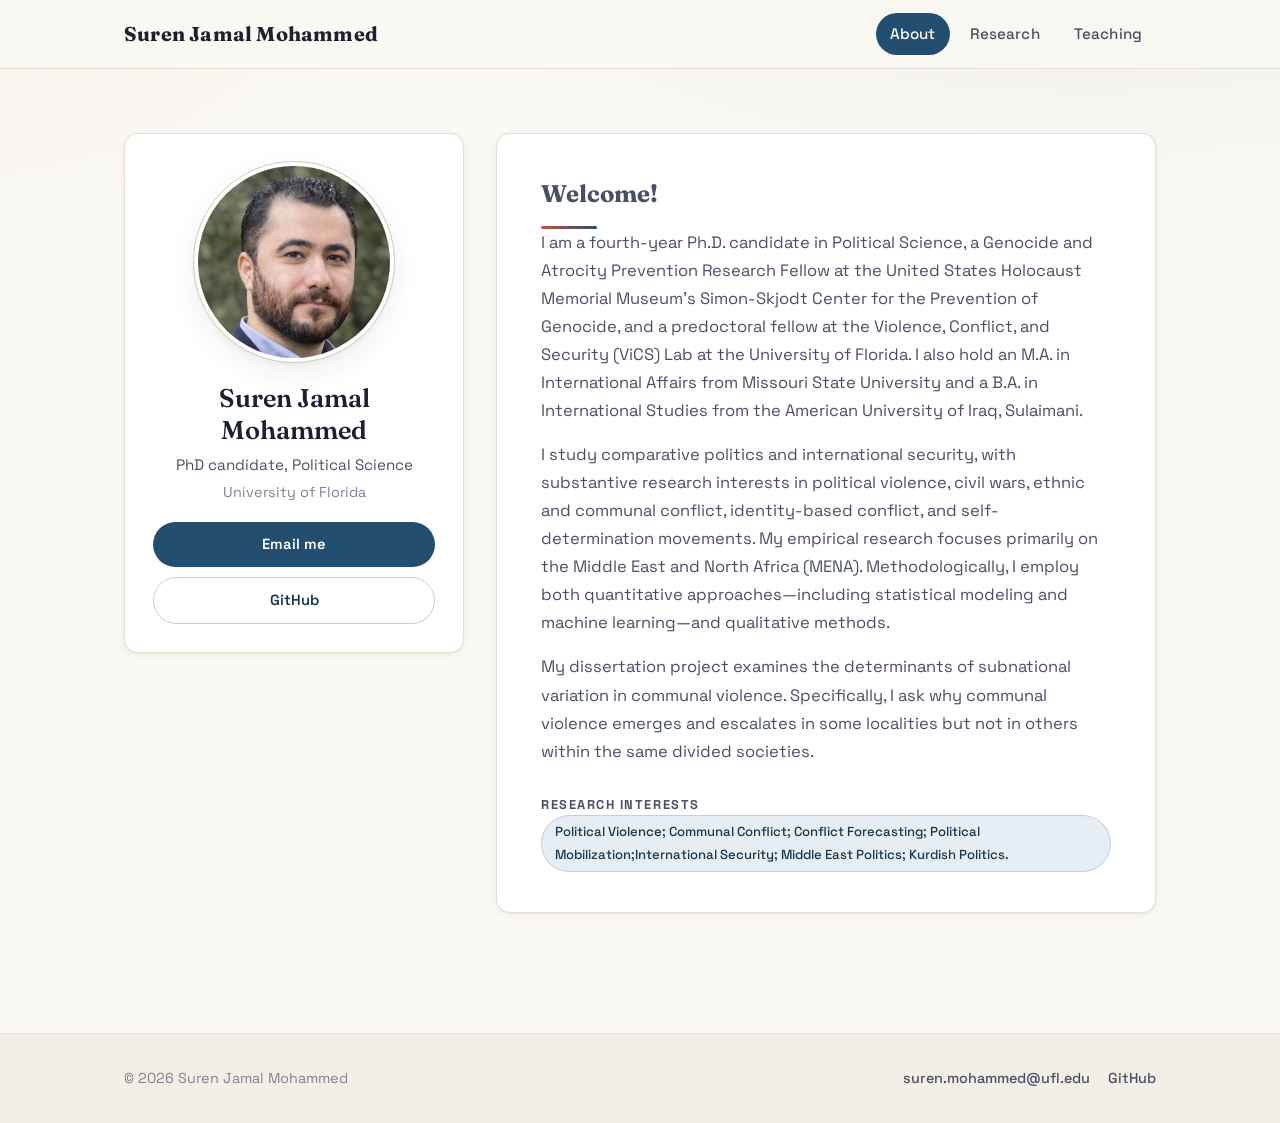
<file: index.html>
<!DOCTYPE html>
<html lang="en">
<head>
    <meta charset="UTF-8">
    <meta name="viewport" content="width=device-width, initial-scale=1.0">
    <meta name="description" content="Suren Jamal Mohammed — PhD student in Political Science at the University of Florida studying political violence, communal conflict, and conflict forecasting.">
    <meta property="og:title" content="Suren J. Mohammed | Political Science, University of Florida">
    <meta property="og:description" content="PhD student studying political violence, ethnic and communal conflict, and conflict forecasting, with a focus on the Middle East and North Africa.">
    <meta property="og:type" content="website">
    <meta property="og:image" content="suren-square.jpg">
    <title>Suren J. Mohammed | Political Science, University of Florida</title>
    <link rel="icon" href="favicon.svg" type="image/svg+xml">
    <link rel="stylesheet" href="style.css">
    <link rel="preconnect" href="https://fonts.googleapis.com">
    <link rel="preconnect" href="https://fonts.gstatic.com" crossorigin>
    <link href="https://fonts.googleapis.com/css2?family=Fraunces:opsz,wght@9..144,400;9..144,600;9..144,700&amp;family=Space+Grotesk:wght@300;400;500;600;700&amp;display=swap" rel="stylesheet">
</head>
<body data-page="home">
    <a class="skip-link" href="#main">Skip to content</a>
    <nav class="navbar">
        <div class="nav-container">
            <a href="index.html" class="nav-logo">Suren J. Mohammed</a>
            <ul class="nav-menu">
                <li><a href="index.html" class="nav-link active">About</a></li>
                <li><a href="research.html" class="nav-link">Research</a></li>
                <li><a href="teaching.html" class="nav-link">Teaching</a></li>
                <li><a href="cv.html" class="nav-link">CV</a></li>
            </ul>
            <button class="nav-toggle" aria-label="Toggle navigation" aria-expanded="false">
                <span></span>
                <span></span>
                <span></span>
            </button>
        </div>
    </nav>

    <main class="main-content" id="main">
        <section class="hero">
            <div class="hero-container">
                <div class="hero-box profile-box reveal delay-1">
                    <img src="suren-square.jpg" alt="Suren J. Mohammed" class="profile-photo" id="profilePhoto">
                    <h1 id="profileName">Suren J. Mohammed</h1>
                    <p class="lead" id="profileRole">PhD Student, Political Science</p>
                    <p class="lead-org" id="profileOrg">University of Florida</p>
                    <div class="profile-actions" id="profileActions"></div>
                </div>
                <div class="hero-box welcome-box reveal delay-2">
                    <p class="eyebrow">Welcome!</p>
                    <div id="bioContainer"></div>
                    <div id="interestsWrap">
                        <p class="interests-heading">Research Interests</p>
                        <div class="chip-row" id="interestChips"></div>
                    </div>
                </div>
            </div>
        </section>
    </main>

    <footer class="footer">
        <div class="container">
            <p>&copy; <span id="footerYear">2026</span> <span id="footerName">Suren J. Mohammed</span></p>
            <div class="footer-links" id="footerLinks"></div>
        </div>
    </footer>

    <script src="site-data.js"></script>
    <script src="site.js"></script>
</body>
</html>
</file>
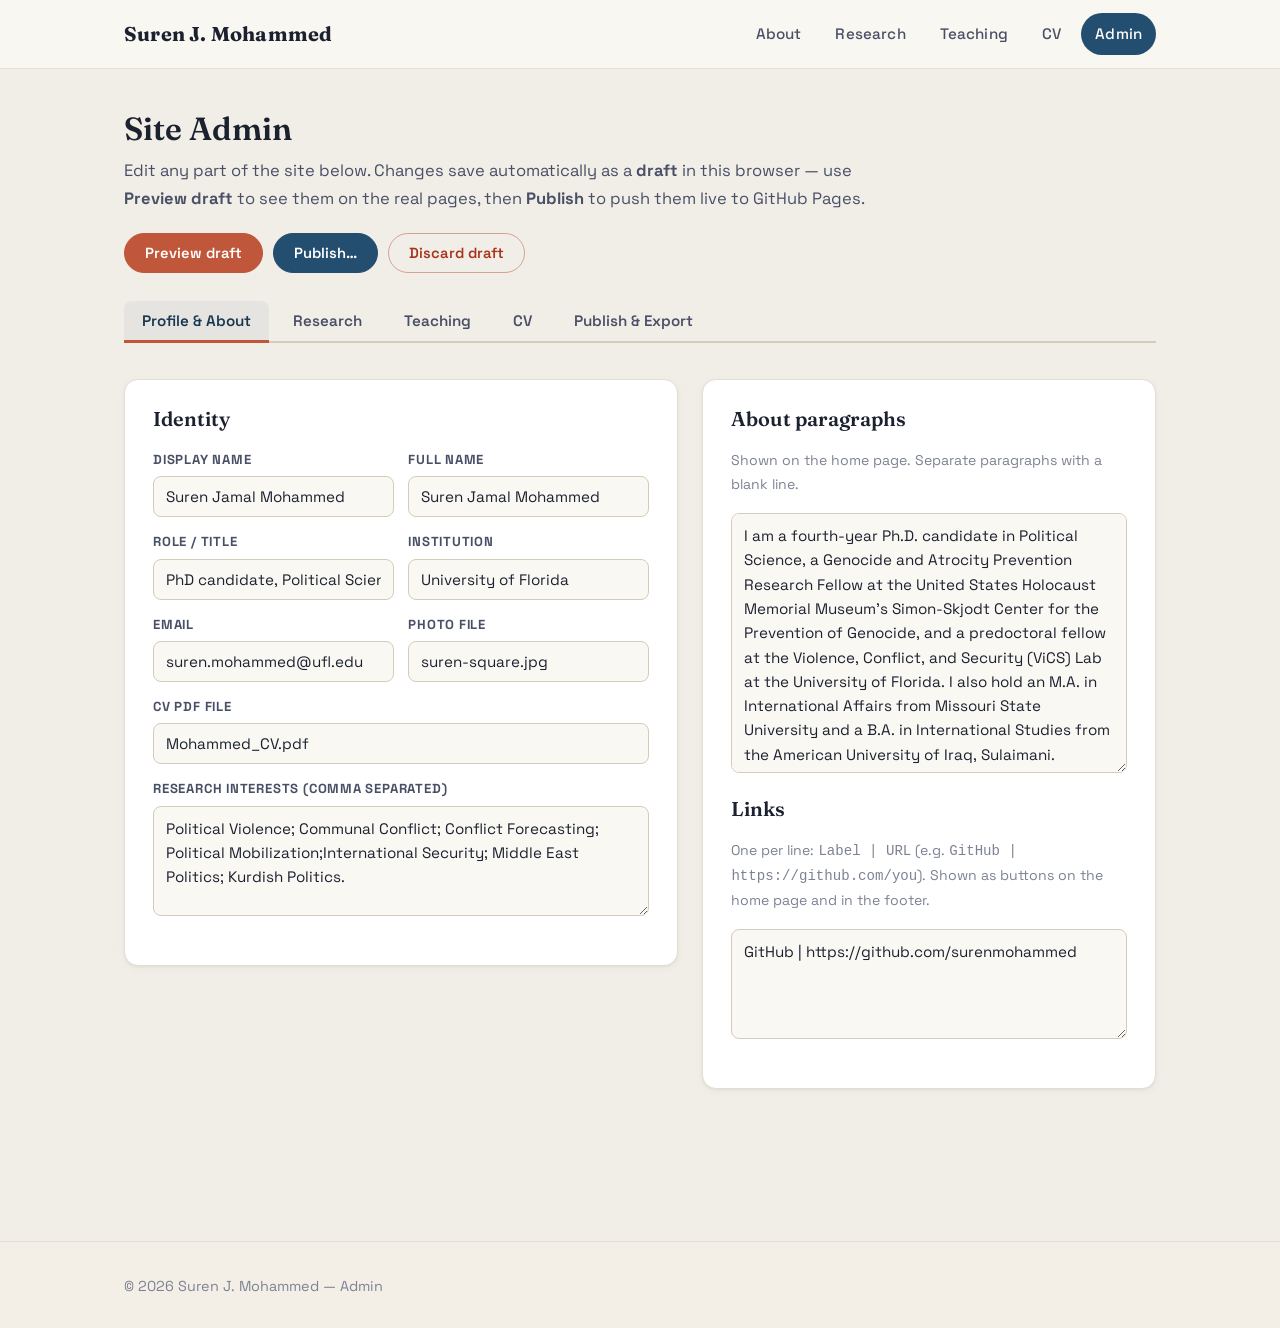
<file: admin.html>
<!DOCTYPE html>
<html lang="en">
<head>
    <meta charset="UTF-8">
    <meta name="viewport" content="width=device-width, initial-scale=1.0">
    <meta name="robots" content="noindex, nofollow">
    <meta name="description" content="Content editor for surenmohammed.github.io">
    <title>Site Admin | Suren J. Mohammed</title>
    <link rel="icon" href="favicon.svg" type="image/svg+xml">
    <link rel="stylesheet" href="style.css">
    <link rel="preconnect" href="https://fonts.googleapis.com">
    <link rel="preconnect" href="https://fonts.gstatic.com" crossorigin>
    <link href="https://fonts.googleapis.com/css2?family=Fraunces:opsz,wght@9..144,400;9..144,600;9..144,700&amp;family=Space+Grotesk:wght@300;400;500;600;700&amp;display=swap" rel="stylesheet">
</head>
<body class="admin-body">
    <nav class="navbar">
        <div class="nav-container">
            <a href="index.html" class="nav-logo">Suren J. Mohammed</a>
            <ul class="nav-menu">
                <li><a href="index.html" class="nav-link">About</a></li>
                <li><a href="research.html" class="nav-link">Research</a></li>
                <li><a href="teaching.html" class="nav-link">Teaching</a></li>
                <li><a href="cv.html" class="nav-link">CV</a></li>
                <li><a href="admin.html" class="nav-link active">Admin</a></li>
            </ul>
            <button class="nav-toggle" aria-label="Toggle navigation" aria-expanded="false">
                <span></span>
                <span></span>
                <span></span>
            </button>
        </div>
    </nav>

    <header class="admin-header">
        <div class="container">
            <h1>Site Admin</h1>
            <p class="page-intro">Edit any part of the site below. Changes save automatically as a <strong>draft</strong> in this browser — use <strong>Preview draft</strong> to see them on the real pages, then <strong>Publish</strong> to push them live to GitHub Pages.</p>
            <div class="admin-toolbar">
                <button class="admin-button highlight" id="previewButton">Preview draft</button>
                <button class="admin-button" id="goPublish">Publish…</button>
                <button class="admin-button danger" id="discardButton">Discard draft</button>
                <span id="adminStatus" class="admin-status" role="status"></span>
            </div>
            <div class="admin-tabs" role="tablist">
                <button class="admin-tab active" data-tab="profile">Profile &amp; About</button>
                <button class="admin-tab" data-tab="research">Research</button>
                <button class="admin-tab" data-tab="teaching">Teaching</button>
                <button class="admin-tab" data-tab="cv">CV</button>
                <button class="admin-tab" data-tab="publish">Publish &amp; Export</button>
            </div>
        </div>
    </header>

    <main class="admin-panel-wrap">
        <div class="container">

            <!-- ============ Profile tab ============ -->
            <section class="tab-panel active" id="tab-profile">
                <div class="admin-grid">
                    <div class="admin-panel">
                        <h2>Identity</h2>
                        <div class="field-row">
                            <div class="field">
                                <label for="pfName">Display name</label>
                                <input type="text" id="pfName" data-path="profile.name">
                            </div>
                            <div class="field">
                                <label for="pfFullName">Full name</label>
                                <input type="text" id="pfFullName" data-path="profile.fullName">
                            </div>
                        </div>
                        <div class="field-row">
                            <div class="field">
                                <label for="pfRole">Role / title</label>
                                <input type="text" id="pfRole" data-path="profile.role">
                            </div>
                            <div class="field">
                                <label for="pfInstitution">Institution</label>
                                <input type="text" id="pfInstitution" data-path="profile.institution">
                            </div>
                        </div>
                        <div class="field-row">
                            <div class="field">
                                <label for="pfEmail">Email</label>
                                <input type="email" id="pfEmail" data-path="profile.email">
                            </div>
                            <div class="field">
                                <label for="pfPhoto">Photo file</label>
                                <input type="text" id="pfPhoto" data-path="profile.photo">
                            </div>
                        </div>
                        <div class="field">
                            <label for="pfCvFile">CV PDF file</label>
                            <input type="text" id="pfCvFile" data-path="profile.cvFile">
                        </div>
                        <div class="field">
                            <label for="pfInterests">Research interests (comma separated)</label>
                            <textarea id="pfInterests" data-list="profile.interests" data-sep=","></textarea>
                        </div>
                    </div>
                    <div class="admin-panel">
                        <h2>About paragraphs</h2>
                        <p class="admin-hint">Shown on the home page. Separate paragraphs with a blank line.</p>
                        <div class="field">
                            <textarea id="pfBio" data-list="profile.bio" data-sep="paragraph" style="min-height: 260px;"></textarea>
                        </div>
                        <h2>Links</h2>
                        <p class="admin-hint">One per line: <code>Label | URL</code> (e.g. <code>GitHub | https://github.com/you</code>). Shown as buttons on the home page and in the footer.</p>
                        <div class="field">
                            <textarea id="pfLinks"></textarea>
                        </div>
                    </div>
                </div>
            </section>

            <!-- ============ Research tab ============ -->
            <section class="tab-panel" id="tab-research">
                <div class="admin-panel">
                    <h2>Research page visibility</h2>
                    <p class="admin-hint">Take the whole Research page offline at once. It's removed from the site navigation and the page shows a short notice. Your sections and items below are kept.</p>
                    <div class="admin-actions">
                        <button class="admin-button" id="toggleResearchHidden">Hide entire Research page</button>
                        <span id="researchVisibilityState" class="admin-status" role="status"></span>
                    </div>
                </div>
                <div class="admin-grid" id="researchEditor">
                    <div class="admin-panel">
                        <h2>Sections &amp; items</h2>
                        <p class="admin-hint">Rename sections inline, use ↑ ↓ to reorder, and click <strong>Visible / Hidden</strong> to keep a section or paper off the live site without deleting it.</p>
                        <div id="sectionList"></div>
                        <form id="sectionForm" class="admin-form">
                            <div>
                                <label for="sectionTitle">New section title</label>
                                <input type="text" id="sectionTitle" placeholder="e.g., Work in Progress" required>
                            </div>
                            <button type="submit" class="admin-button ghost">Add section</button>
                        </form>
                    </div>
                    <div class="admin-panel">
                        <h2 id="itemFormTitle">Add item</h2>
                        <form id="itemForm" class="admin-form">
                            <input type="hidden" id="editSectionIndex" value="">
                            <input type="hidden" id="editItemIndex" value="">
                            <div>
                                <label for="itemSection">Section</label>
                                <select id="itemSection" required></select>
                            </div>
                            <div>
                                <label for="itemType">Item type</label>
                                <select id="itemType">
                                    <option value="publication">Publication / paper</option>
                                    <option value="dissertation">Dissertation</option>
                                </select>
                            </div>
                            <div>
                                <label for="itemTitle">Title / citation</label>
                                <textarea id="itemTitle" style="min-height: 70px;" required></textarea>
                            </div>
                            <div>
                                <label for="itemStatus">Status (optional)</label>
                                <input type="text" id="itemStatus" placeholder="Expected Submission: Spring 2026">
                            </div>
                            <div>
                                <label for="itemCommittee">Committee (optional)</label>
                                <input type="text" id="itemCommittee" placeholder="Professor A (Chair), Professor B">
                            </div>
                            <div>
                                <label for="itemAbstract">Abstract</label>
                                <textarea id="itemAbstract"></textarea>
                            </div>
                            <div>
                                <label for="itemLinks">Links (one per line: Label | URL)</label>
                                <textarea id="itemLinks" placeholder="PDF | https://example.com/paper.pdf" style="min-height: 70px;"></textarea>
                            </div>
                            <div class="admin-actions">
                                <button type="submit" class="admin-button" id="saveItemButton">Add item</button>
                                <button type="button" class="admin-button ghost" id="resetItemButton">Clear form</button>
                            </div>
                        </form>
                    </div>
                </div>
            </section>

            <!-- ============ Teaching tab ============ -->
            <section class="tab-panel" id="tab-teaching">
                <div class="admin-panel">
                    <h2>Teaching page visibility</h2>
                    <p class="admin-hint">Take the whole Teaching page offline at once. It's removed from the site navigation and the page shows a short notice. Your entries below are kept.</p>
                    <div class="admin-actions">
                        <button class="admin-button" id="toggleTeachingHidden">Hide entire Teaching page</button>
                        <span id="teachingVisibilityState" class="admin-status" role="status"></span>
                    </div>
                </div>
                <div id="teachingEditor">
                    <div class="admin-panel">
                        <h2>Intro paragraph</h2>
                        <div class="field">
                            <textarea id="teachingIntro" data-path="teaching.intro"></textarea>
                        </div>
                    </div>
                    <div class="admin-panel">
                        <h2>Positions / courses</h2>
                        <p class="admin-hint">Each entry becomes a card on the Teaching page. Use ↑ ↓ to reorder and <strong>Visible / Hidden</strong> to keep an entry off the live page. “Courses” are shown as tags — one per line.</p>
                        <div id="teachingList"></div>
                        <button class="admin-button ghost" id="addTeaching">+ Add entry</button>
                    </div>
                </div>
            </section>

            <!-- ============ CV tab ============ -->
            <section class="tab-panel" id="tab-cv">
                <div class="admin-panel">
                    <h2>CV page visibility</h2>
                    <p class="admin-hint">Take the whole CV offline at once. This removes the CV page from the site navigation and replaces the page with a short notice. Your CV content below is kept — it just won't be published while hidden.</p>
                    <div class="admin-actions">
                        <button class="admin-button" id="toggleCvHidden">Hide entire CV</button>
                        <span id="cvVisibilityState" class="admin-status" role="status"></span>
                    </div>
                </div>
                <div class="admin-panel" id="cvSectionsPanel">
                    <h2>CV sections</h2>
                    <p class="admin-hint">This edits the CV shown on the website. The downloadable PDF (<span id="cvFileName">Mohammed_CV.pdf</span>) is a separate file — replace it in the repository when you update your CV. Bullets: one per line.</p>
                    <div id="cvList"></div>
                    <button class="admin-button ghost" id="addCvSection">+ Add section</button>
                </div>
            </section>

            <!-- ============ Publish tab ============ -->
            <section class="tab-panel" id="tab-publish">
                <div class="admin-grid">
                    <div class="admin-panel">
                        <h2>Publish to GitHub Pages</h2>
                        <p class="admin-hint">Saves your content to GitHub, then GitHub Pages updates the live site. First, <a href="https://github.com/settings/personal-access-tokens/new" target="_blank" rel="noopener">create a fine-grained personal access token</a>: choose <strong>Only select repositories → surenmohammed.github.io</strong>, then <strong>Contents → Read and write</strong>. Paste it below. Replace it here when it expires.</p>
                        <div class="field-row">
                            <div class="field">
                                <label for="ghOwner">Owner</label>
                                <input type="text" id="ghOwner" value="surenmohammed">
                            </div>
                            <div class="field">
                                <label for="ghRepo">Repository</label>
                                <input type="text" id="ghRepo" value="surenmohammed.github.io">
                            </div>
                        </div>
                        <div class="field-row">
                            <div class="field">
                                <label for="ghBranch">Branch</label>
                                <input type="text" id="ghBranch" value="main">
                            </div>
                            <div class="field">
                                <label for="ghToken">Access token</label>
                                <input type="password" id="ghToken" placeholder="github_pat_…" autocomplete="off" spellcheck="false">
                            </div>
                        </div>
                        <div class="checkbox-row" style="margin-bottom: 14px;">
                            <input type="checkbox" id="ghRemember">
                            <label for="ghRemember">Remember token in this browser</label>
                        </div>
                        <div class="admin-actions">
                            <button class="admin-button" id="checkConnectionButton">Check connection</button>
                            <button class="admin-button highlight" id="publishButton">Publish to live site</button>
                            <span id="publishStatus" class="admin-status" role="status"></span>
                        </div>
                        <p class="admin-hint">Check connection tests access without changing your site. Publishing confirms write permission. If you cannot use a token, download <code>site-data.js</code> below and <a href="https://github.com/surenmohammed/surenmohammed.github.io/upload/main" target="_blank" rel="noopener">upload it to GitHub</a>, then commit the change.</p>
                    </div>
                    <div class="admin-panel">
                        <h2>Manual export / backup</h2>
                        <p class="admin-hint">Prefer doing it by hand? Download <code>site-data.js</code> and commit it to the repository yourself. JSON export/import is useful as a backup.</p>
                        <div class="admin-actions">
                            <button class="admin-button" id="downloadJs">Download site-data.js</button>
                            <button class="admin-button ghost" id="downloadJson">Download backup (.json)</button>
                            <button class="admin-button ghost" id="copyJson">Copy JSON</button>
                            <label class="file-input">
                                <input type="file" id="importJson" accept="application/json">
                                <span>Import backup</span>
                            </label>
                        </div>
                        <h3>How publishing works</h3>
                        <p class="admin-hint">All site content lives in one file, <code>site-data.js</code>. Every page reads from it. Publishing simply replaces that file in your GitHub repository, so there is no server or database — and your draft stays private in this browser until you publish.</p>
                    </div>
                </div>
            </section>

        </div>
    </main>

    <footer class="footer">
        <div class="container">
            <p>&copy; <span id="footerYear">2026</span> Suren J. Mohammed — Admin</p>
        </div>
    </footer>

    <script src="site-data.js"></script>
    <script src="admin.js"></script>
</body>
</html>
</file>
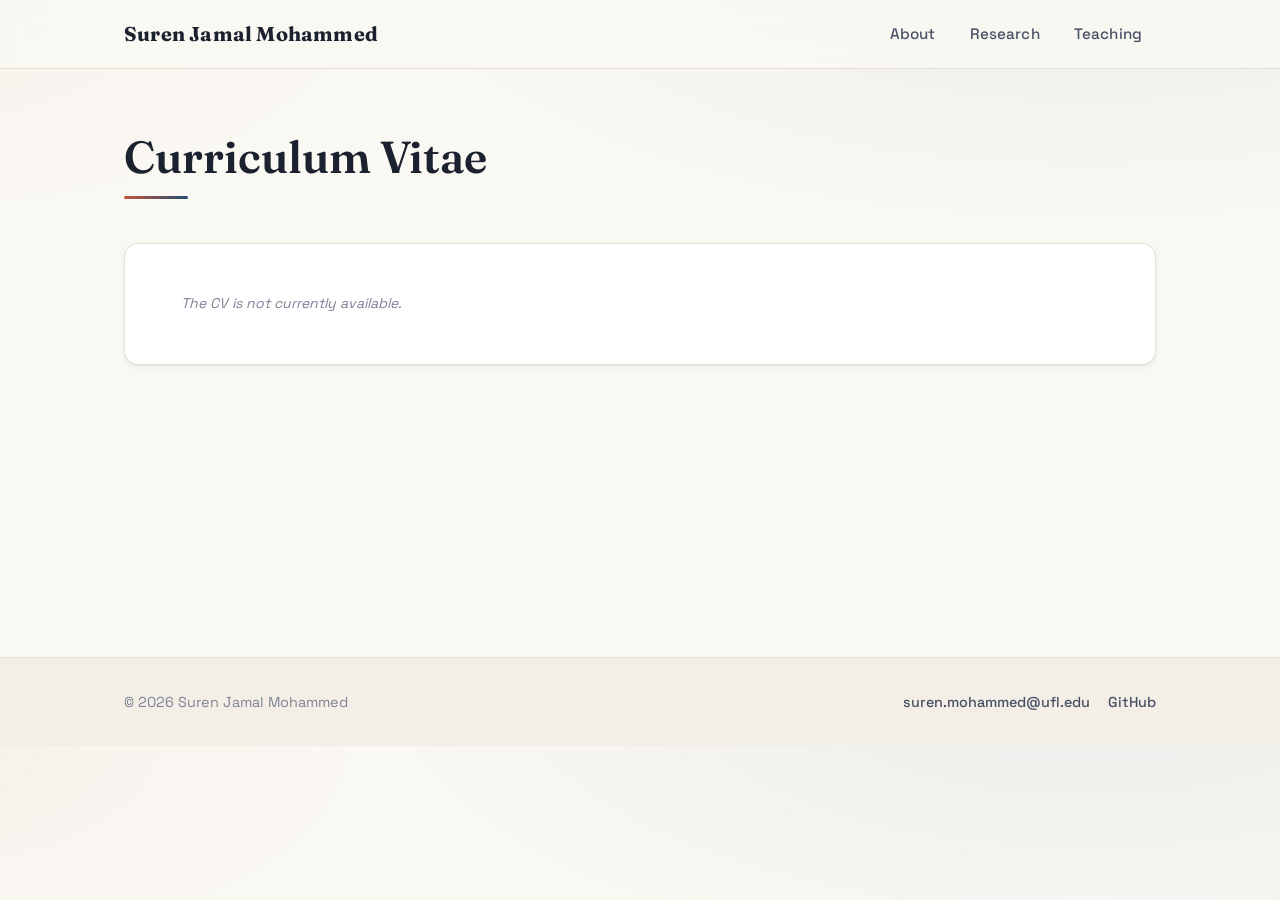
<file: cv.html>
<!DOCTYPE html>
<html lang="en">
<head>
    <meta charset="UTF-8">
    <meta name="viewport" content="width=device-width, initial-scale=1.0">
    <meta name="description" content="Curriculum Vitae of Suren Jamal Mohammed — PhD student in Political Science at the University of Florida.">
    <title>CV | Suren J. Mohammed</title>
    <link rel="icon" href="favicon.svg" type="image/svg+xml">
    <link rel="stylesheet" href="style.css">
    <link rel="preconnect" href="https://fonts.googleapis.com">
    <link rel="preconnect" href="https://fonts.gstatic.com" crossorigin>
    <link href="https://fonts.googleapis.com/css2?family=Fraunces:opsz,wght@9..144,400;9..144,600;9..144,700&amp;family=Space+Grotesk:wght@300;400;500;600;700&amp;display=swap" rel="stylesheet">
</head>
<body data-page="cv">
    <a class="skip-link" href="#main">Skip to content</a>
    <nav class="navbar">
        <div class="nav-container">
            <a href="index.html" class="nav-logo">Suren J. Mohammed</a>
            <ul class="nav-menu">
                <li><a href="index.html" class="nav-link">About</a></li>
                <li><a href="research.html" class="nav-link">Research</a></li>
                <li><a href="teaching.html" class="nav-link">Teaching</a></li>
                <li><a href="cv.html" class="nav-link active">CV</a></li>
            </ul>
            <button class="nav-toggle" aria-label="Toggle navigation" aria-expanded="false">
                <span></span>
                <span></span>
                <span></span>
            </button>
        </div>
    </nav>

    <main class="main-content" id="main">
        <section class="page-header">
            <div class="container header-row">
                <h1>Curriculum Vitae</h1>
                <a href="Mohammed_CV.pdf" target="_blank" rel="noopener" class="download-btn" id="cvDownload">
                    <svg xmlns="http://www.w3.org/2000/svg" width="18" height="18" viewBox="0 0 24 24" fill="none" stroke="currentColor" stroke-width="2" stroke-linecap="round" stroke-linejoin="round"><path d="M21 15v4a2 2 0 0 1-2 2H5a2 2 0 0 1-2-2v-4"></path><polyline points="7 10 12 15 17 10"></polyline><line x1="12" y1="15" x2="12" y2="3"></line></svg>
                    Download PDF
                </a>
            </div>
        </section>

        <div class="cv-wrap">
            <div class="container">
                <div class="cv-sheet" id="cv-content"></div>
            </div>
        </div>
    </main>

    <footer class="footer">
        <div class="container">
            <p>&copy; <span id="footerYear">2026</span> <span id="footerName">Suren J. Mohammed</span></p>
            <div class="footer-links" id="footerLinks"></div>
        </div>
    </footer>

    <script src="site-data.js"></script>
    <script src="site.js"></script>
</body>
</html>
</file>
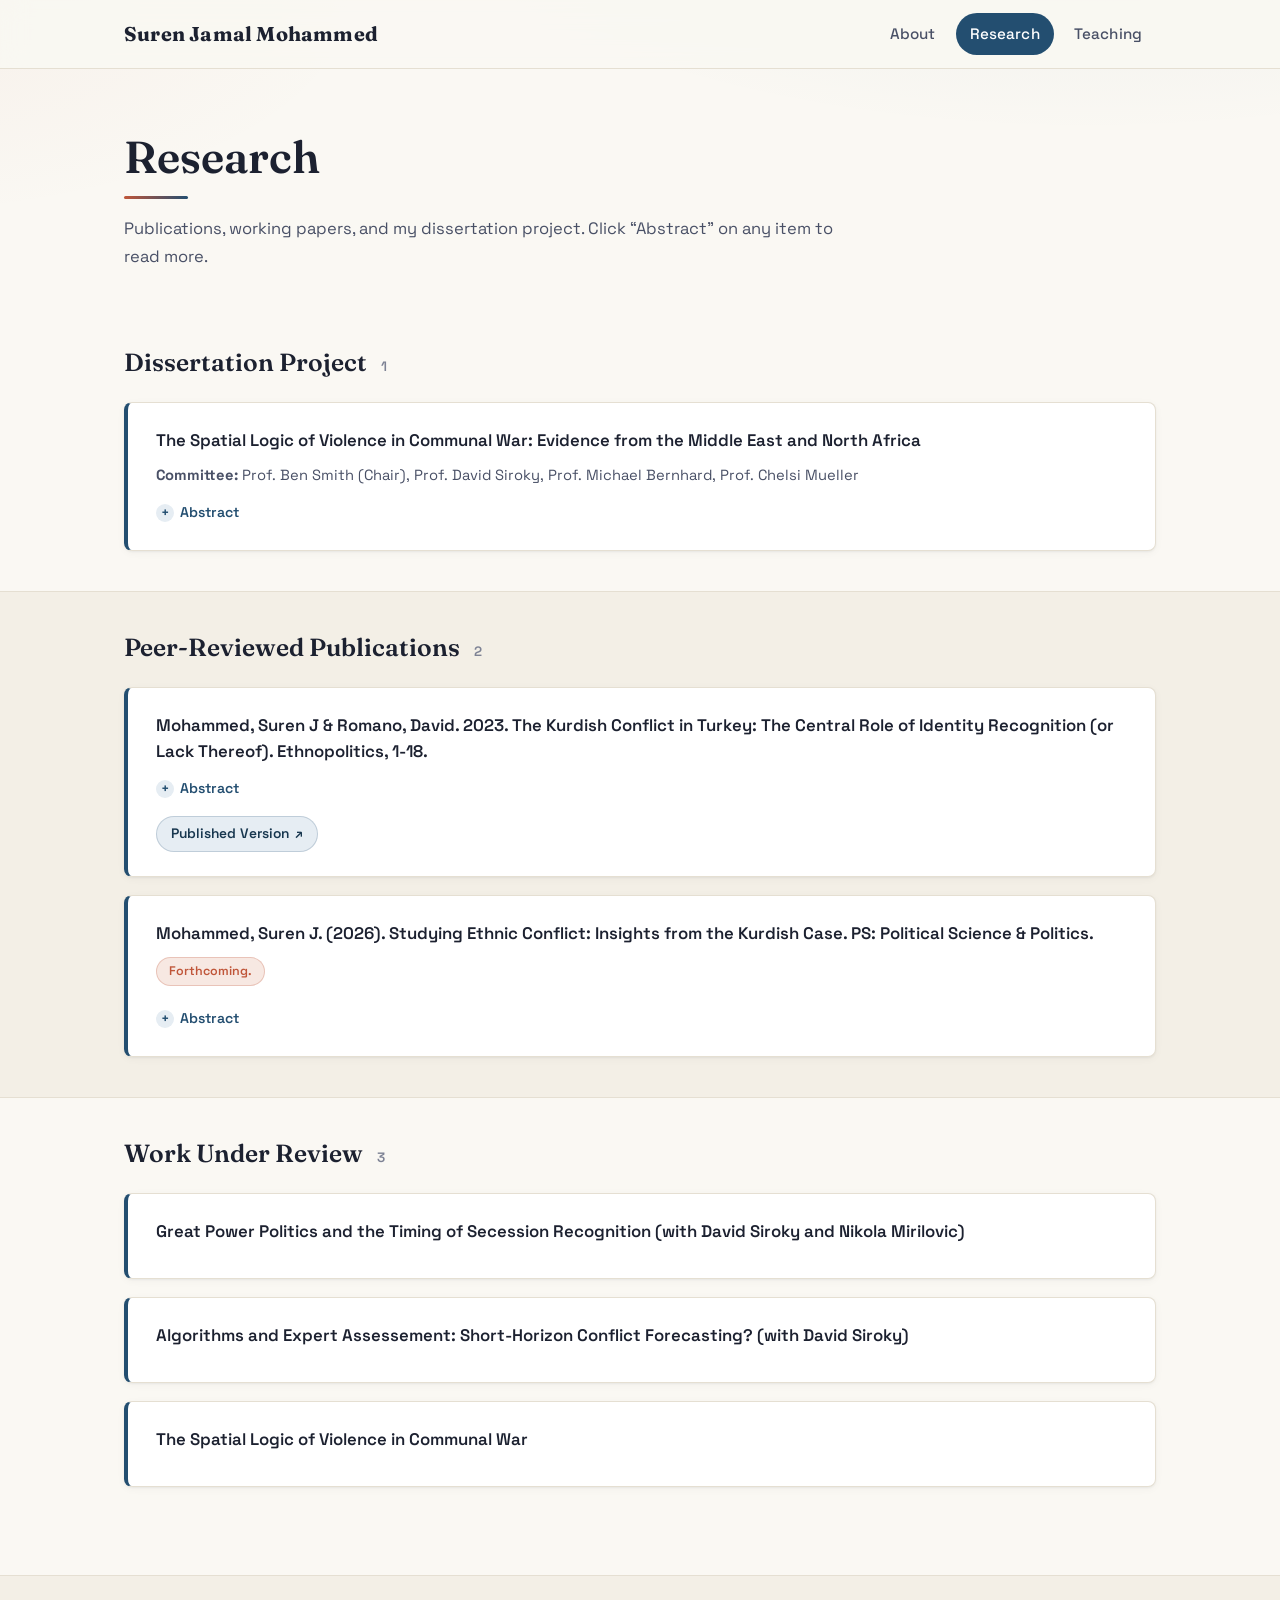
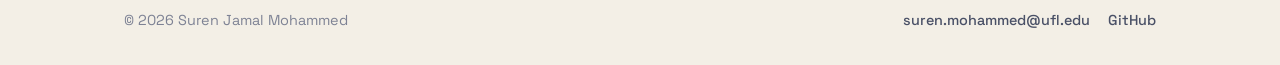
<file: research.html>
<!DOCTYPE html>
<html lang="en">
<head>
    <meta charset="UTF-8">
    <meta name="viewport" content="width=device-width, initial-scale=1.0">
    <meta name="description" content="Research by Suren J. Mohammed — publications on political violence, ethnic and communal conflict, and conflict forecasting.">
    <title>Research | Suren J. Mohammed</title>
    <link rel="icon" href="favicon.svg" type="image/svg+xml">
    <link rel="stylesheet" href="style.css">
    <link rel="preconnect" href="https://fonts.googleapis.com">
    <link rel="preconnect" href="https://fonts.gstatic.com" crossorigin>
    <link href="https://fonts.googleapis.com/css2?family=Fraunces:opsz,wght@9..144,400;9..144,600;9..144,700&amp;family=Space+Grotesk:wght@300;400;500;600;700&amp;display=swap" rel="stylesheet">
</head>
<body data-page="research">
    <a class="skip-link" href="#main">Skip to content</a>
    <nav class="navbar">
        <div class="nav-container">
            <a href="index.html" class="nav-logo">Suren J. Mohammed</a>
            <ul class="nav-menu">
                <li><a href="index.html" class="nav-link">About</a></li>
                <li><a href="research.html" class="nav-link active">Research</a></li>
                <li><a href="teaching.html" class="nav-link">Teaching</a></li>
                <li><a href="cv.html" class="nav-link">CV</a></li>
            </ul>
            <button class="nav-toggle" aria-label="Toggle navigation" aria-expanded="false">
                <span></span>
                <span></span>
                <span></span>
            </button>
        </div>
    </nav>

    <main class="main-content" id="main">
        <section class="page-header">
            <div class="container">
                <h1>Research</h1>
                <p class="page-intro">Publications, working papers, and my dissertation project. Click “Abstract” on any item to read more.</p>
            </div>
        </section>

        <div id="research-content"></div>
    </main>

    <footer class="footer">
        <div class="container">
            <p>&copy; <span id="footerYear">2026</span> <span id="footerName">Suren J. Mohammed</span></p>
            <div class="footer-links" id="footerLinks"></div>
        </div>
    </footer>

    <script src="site-data.js"></script>
    <script src="site.js"></script>
</body>
</html>
</file>
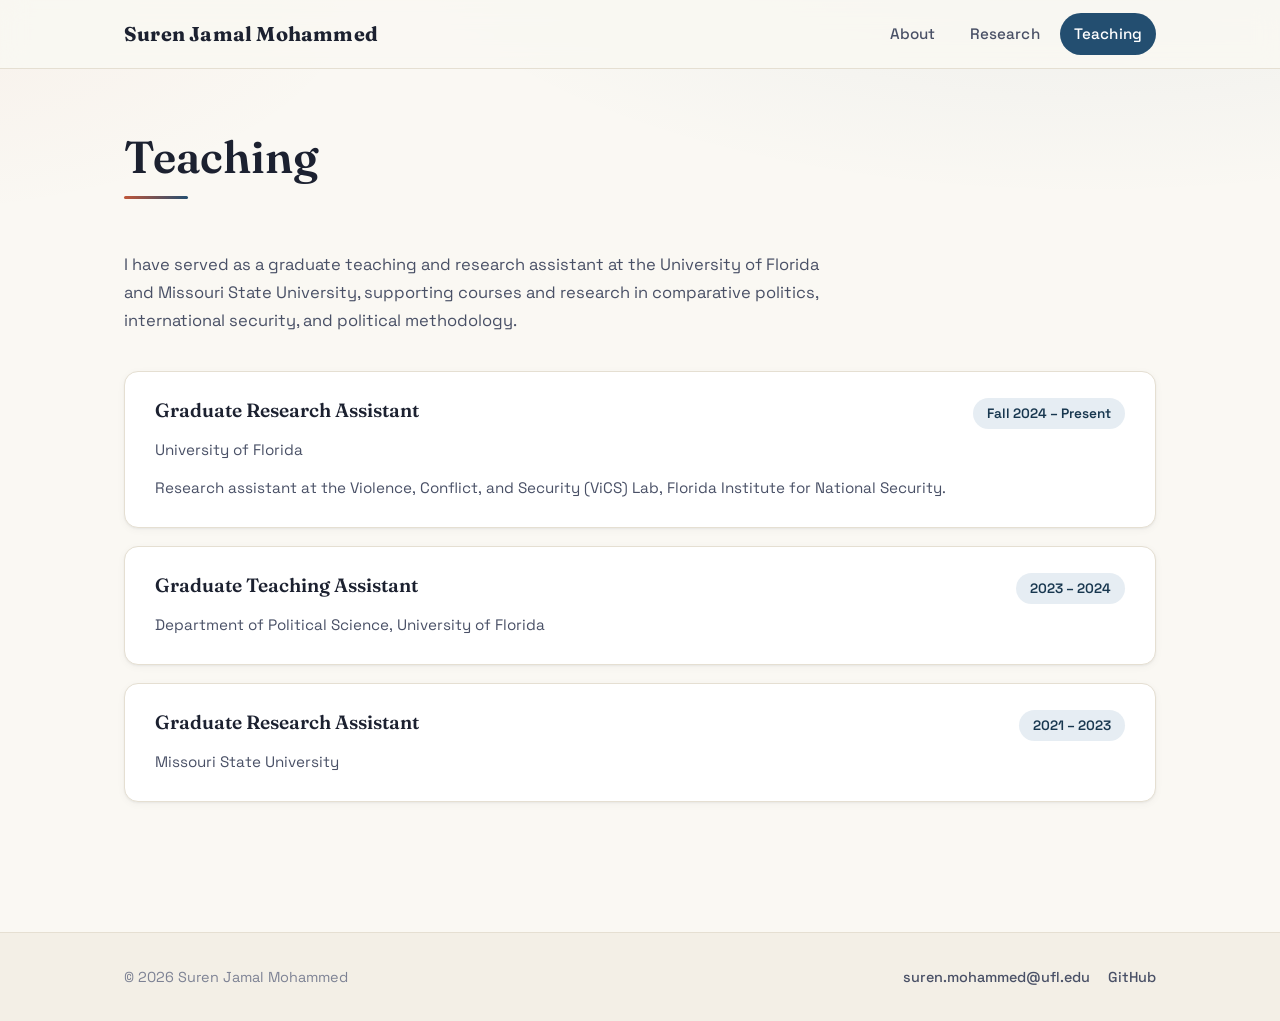
<file: teaching.html>
<!DOCTYPE html>
<html lang="en">
<head>
    <meta charset="UTF-8">
    <meta name="viewport" content="width=device-width, initial-scale=1.0">
    <meta name="description" content="Teaching and research experience of Suren J. Mohammed.">
    <title>Teaching | Suren J. Mohammed</title>
    <link rel="icon" href="favicon.svg" type="image/svg+xml">
    <link rel="stylesheet" href="style.css">
    <link rel="preconnect" href="https://fonts.googleapis.com">
    <link rel="preconnect" href="https://fonts.gstatic.com" crossorigin>
    <link href="https://fonts.googleapis.com/css2?family=Fraunces:opsz,wght@9..144,400;9..144,600;9..144,700&amp;family=Space+Grotesk:wght@300;400;500;600;700&amp;display=swap" rel="stylesheet">
</head>
<body data-page="teaching">
    <a class="skip-link" href="#main">Skip to content</a>
    <nav class="navbar">
        <div class="nav-container">
            <a href="index.html" class="nav-logo">Suren J. Mohammed</a>
            <ul class="nav-menu">
                <li><a href="index.html" class="nav-link">About</a></li>
                <li><a href="research.html" class="nav-link">Research</a></li>
                <li><a href="teaching.html" class="nav-link active">Teaching</a></li>
                <li><a href="cv.html" class="nav-link">CV</a></li>
            </ul>
            <button class="nav-toggle" aria-label="Toggle navigation" aria-expanded="false">
                <span></span>
                <span></span>
                <span></span>
            </button>
        </div>
    </nav>

    <main class="main-content" id="main">
        <section class="page-header">
            <div class="container">
                <h1>Teaching</h1>
            </div>
        </section>

        <div id="teaching-content"></div>
    </main>

    <footer class="footer">
        <div class="container">
            <p>&copy; <span id="footerYear">2026</span> <span id="footerName">Suren J. Mohammed</span></p>
            <div class="footer-links" id="footerLinks"></div>
        </div>
    </footer>

    <script src="site-data.js"></script>
    <script src="site.js"></script>
</body>
</html>
</file>
<file: style.css>
/* ==========================================================================
   Suren J. Mohammed — Academic site
   Fonts: Fraunces (display) + Space Grotesk (body)
   ========================================================================== */

:root {
    --paper: #faf8f3;
    --surface: #ffffff;
    --surface-alt: #f3efe6;
    --ink: #1c2130;
    --ink-soft: #495066;
    --muted: #7d8294;
    --accent: #234e70;
    --accent-deep: #18374f;
    --accent-soft: #e6edf3;
    --highlight: #c0563a;
    --highlight-soft: #f7e8e2;
    --border: #e5dfd2;
    --border-strong: #d4ccba;
    --shadow-sm: 0 1px 2px rgba(28, 33, 48, 0.05), 0 2px 8px rgba(28, 33, 48, 0.04);
    --shadow-md: 0 2px 4px rgba(28, 33, 48, 0.05), 0 10px 28px rgba(28, 33, 48, 0.08);
    --font-display: "Fraunces", Georgia, serif;
    --font-body: "Space Grotesk", "Helvetica Neue", Arial, sans-serif;
    --radius: 14px;
    --radius-sm: 8px;
    --container: 1080px;
}

* {
    margin: 0;
    padding: 0;
    box-sizing: border-box;
}

html {
    scroll-behavior: smooth;
}

body {
    font-family: var(--font-body);
    background:
        radial-gradient(1200px 500px at 85% -10%, rgba(35, 78, 112, 0.07), transparent 60%),
        radial-gradient(900px 400px at -10% 0%, rgba(192, 86, 58, 0.05), transparent 55%),
        var(--paper);
    color: var(--ink);
    line-height: 1.7;
    font-size: 16.5px;
    -webkit-font-smoothing: antialiased;
}

h1, h2, h3 {
    font-family: var(--font-display);
    font-weight: 600;
    line-height: 1.25;
    color: var(--ink);
}

a {
    color: var(--accent);
}

img {
    max-width: 100%;
    display: block;
}

.container {
    max-width: var(--container);
    margin: 0 auto;
    padding: 0 24px;
}

.skip-link {
    position: absolute;
    left: -9999px;
    top: 0;
    background: var(--ink);
    color: #fff;
    padding: 10px 16px;
    border-radius: 0 0 var(--radius-sm) 0;
    z-index: 200;
}

.skip-link:focus {
    left: 0;
}

/* --------------------------------------------------------------------------
   Navigation
   -------------------------------------------------------------------------- */

.navbar {
    position: sticky;
    top: 0;
    z-index: 100;
    background: rgba(250, 248, 243, 0.85);
    backdrop-filter: blur(12px);
    -webkit-backdrop-filter: blur(12px);
    border-bottom: 1px solid var(--border);
}

.nav-container {
    max-width: var(--container);
    margin: 0 auto;
    padding: 0 24px;
    display: flex;
    align-items: center;
    justify-content: space-between;
    height: 68px;
}

.nav-logo {
    font-family: var(--font-display);
    font-size: 1.25rem;
    font-weight: 700;
    color: var(--ink);
    text-decoration: none;
    letter-spacing: 0.01em;
}

.nav-logo:hover {
    color: var(--accent);
}

.nav-menu {
    display: flex;
    align-items: center;
    gap: 6px;
    list-style: none;
}

.nav-link {
    display: inline-block;
    padding: 8px 14px;
    border-radius: 999px;
    color: var(--ink-soft);
    text-decoration: none;
    font-size: 0.95rem;
    font-weight: 500;
    letter-spacing: 0.01em;
    transition: color 0.18s ease, background-color 0.18s ease;
}

.nav-link:hover {
    color: var(--accent-deep);
    background: var(--accent-soft);
}

.nav-link.active {
    color: #fff;
    background: var(--accent);
}

.nav-toggle {
    display: none;
    flex-direction: column;
    justify-content: center;
    gap: 5px;
    width: 42px;
    height: 42px;
    background: none;
    border: 1px solid var(--border-strong);
    border-radius: var(--radius-sm);
    cursor: pointer;
    padding: 9px;
}

.nav-toggle span {
    display: block;
    height: 2px;
    width: 100%;
    background: var(--ink);
    border-radius: 2px;
    transition: transform 0.25s ease, opacity 0.25s ease;
}

.nav-toggle.active span:nth-child(1) {
    transform: translateY(7px) rotate(45deg);
}

.nav-toggle.active span:nth-child(2) {
    opacity: 0;
}

.nav-toggle.active span:nth-child(3) {
    transform: translateY(-7px) rotate(-45deg);
}

/* --------------------------------------------------------------------------
   Draft preview banner
   -------------------------------------------------------------------------- */

.preview-banner {
    background: var(--highlight);
    color: #fff;
    text-align: center;
    padding: 9px 16px;
    font-size: 0.9rem;
}

.preview-banner a {
    color: #fff;
    font-weight: 600;
}

/* --------------------------------------------------------------------------
   Hero (home page)
   -------------------------------------------------------------------------- */

.main-content {
    min-height: 60vh;
}

.hero {
    padding: 64px 0 72px;
}

.hero-container {
    max-width: var(--container);
    margin: 0 auto;
    padding: 0 24px;
    display: grid;
    grid-template-columns: 340px 1fr;
    gap: 32px;
    align-items: start;
}

.hero-box {
    background: var(--surface);
    border: 1px solid var(--border);
    border-radius: var(--radius);
    box-shadow: var(--shadow-sm);
}

.profile-box {
    padding: 28px;
    text-align: center;
    position: sticky;
    top: 92px;
}

.profile-photo {
    width: 200px;
    height: 200px;
    object-fit: cover;
    border-radius: 50%;
    margin: 0 auto 20px;
    border: 4px solid var(--surface);
    outline: 1px solid var(--border-strong);
    box-shadow: var(--shadow-md);
}

.profile-box h1 {
    font-size: 1.6rem;
    margin-bottom: 6px;
}

.profile-box .lead {
    color: var(--ink-soft);
    font-size: 0.95rem;
    margin-bottom: 2px;
}

.profile-box .lead-org {
    color: var(--muted);
    font-size: 0.9rem;
    margin-bottom: 18px;
}

.profile-actions {
    display: flex;
    flex-direction: column;
    gap: 10px;
    margin-top: 18px;
}

.profile-btn {
    display: inline-flex;
    align-items: center;
    justify-content: center;
    gap: 8px;
    padding: 10px 16px;
    border-radius: 999px;
    font-size: 0.92rem;
    font-weight: 600;
    text-decoration: none;
    transition: transform 0.15s ease, box-shadow 0.15s ease, background-color 0.15s ease;
}

.profile-btn.primary {
    background: var(--accent);
    color: #fff;
}

.profile-btn.primary:hover {
    background: var(--accent-deep);
    transform: translateY(-1px);
}

.profile-btn.secondary {
    background: var(--surface);
    color: var(--accent-deep);
    border: 1px solid var(--border-strong);
}

.profile-btn.secondary:hover {
    background: var(--accent-soft);
    transform: translateY(-1px);
}

.welcome-box {
    padding: 40px 44px;
}

.eyebrow {
    font-family: var(--font-display);
    font-size: 1.5rem;
    font-weight: 700;
    margin-bottom: 16px;
    position: relative;
    padding-bottom: 14px;
}

.eyebrow::after {
    content: "";
    position: absolute;
    left: 0;
    bottom: 0;
    width: 56px;
    height: 3px;
    border-radius: 3px;
    background: linear-gradient(90deg, var(--highlight), var(--accent));
}

.welcome-box p {
    margin-bottom: 16px;
    color: var(--ink-soft);
}

.welcome-box p:last-of-type {
    margin-bottom: 0;
}

.interests-heading {
    font-size: 0.8rem;
    font-weight: 700;
    text-transform: uppercase;
    letter-spacing: 0.12em;
    color: var(--muted);
    margin: 28px 0 12px;
}

.chip-row {
    display: flex;
    flex-wrap: wrap;
    gap: 8px;
}

.chip {
    display: inline-block;
    padding: 5px 13px;
    border-radius: 999px;
    background: var(--accent-soft);
    color: var(--accent-deep);
    border: 1px solid rgba(35, 78, 112, 0.18);
    font-size: 0.82rem;
    font-weight: 500;
}

/* --------------------------------------------------------------------------
   Page header (inner pages)
   -------------------------------------------------------------------------- */

.page-header {
    padding: 60px 0 36px;
}

.page-header h1 {
    font-size: clamp(2rem, 5vw, 2.8rem);
    position: relative;
    display: inline-block;
    padding-bottom: 14px;
}

.page-header h1::after {
    content: "";
    position: absolute;
    left: 0;
    bottom: 0;
    width: 64px;
    height: 3px;
    border-radius: 3px;
    background: linear-gradient(90deg, var(--highlight), var(--accent));
}

.page-header .page-intro {
    margin-top: 16px;
    max-width: 720px;
    color: var(--ink-soft);
}

.header-row {
    display: flex;
    align-items: flex-end;
    justify-content: space-between;
    gap: 20px;
    flex-wrap: wrap;
}

.download-btn {
    display: inline-flex;
    align-items: center;
    gap: 9px;
    padding: 11px 20px;
    border-radius: 999px;
    background: var(--accent);
    color: #fff;
    text-decoration: none;
    font-weight: 600;
    font-size: 0.95rem;
    transition: background-color 0.15s ease, transform 0.15s ease;
}

.download-btn:hover {
    background: var(--accent-deep);
    transform: translateY(-1px);
}

/* --------------------------------------------------------------------------
   Research page
   -------------------------------------------------------------------------- */

.research-section {
    padding: 40px 0;
}

.research-section.alt-bg {
    background: var(--surface-alt);
    border-top: 1px solid var(--border);
    border-bottom: 1px solid var(--border);
}

.research-section h2 {
    font-size: 1.55rem;
    margin-bottom: 24px;
    display: flex;
    align-items: baseline;
    gap: 14px;
}

.section-count {
    font-family: var(--font-body);
    font-size: 0.85rem;
    font-weight: 600;
    color: var(--muted);
}

.publication {
    background: var(--surface);
    border: 1px solid var(--border);
    border-left: 4px solid var(--accent);
    border-radius: var(--radius-sm);
    padding: 24px 28px;
    margin-bottom: 18px;
    box-shadow: var(--shadow-sm);
    transition: box-shadow 0.2s ease, transform 0.2s ease;
}

.publication:hover {
    box-shadow: var(--shadow-md);
    transform: translateY(-2px);
}

.publication:last-child {
    margin-bottom: 0;
}

.pub-title {
    font-family: var(--font-body);
    font-size: 1.05rem;
    font-weight: 600;
    line-height: 1.55;
    margin-bottom: 10px;
}

.pub-status {
    display: inline-block;
    background: var(--highlight-soft);
    color: var(--highlight);
    border: 1px solid rgba(192, 86, 58, 0.25);
    border-radius: 999px;
    padding: 3px 12px;
    font-size: 0.78rem;
    font-weight: 600;
    margin-bottom: 12px;
}

.committee {
    font-size: 0.92rem;
    color: var(--ink-soft);
    margin-bottom: 10px;
}

.pub-abstract {
    margin-top: 6px;
}

.pub-abstract summary {
    cursor: pointer;
    font-size: 0.88rem;
    font-weight: 600;
    color: var(--accent);
    list-style: none;
    display: inline-flex;
    align-items: center;
    gap: 6px;
    user-select: none;
}

.pub-abstract summary::-webkit-details-marker {
    display: none;
}

.pub-abstract summary::before {
    content: "+";
    display: inline-flex;
    align-items: center;
    justify-content: center;
    width: 18px;
    height: 18px;
    border-radius: 50%;
    background: var(--accent-soft);
    font-size: 0.85rem;
    line-height: 1;
    transition: transform 0.2s ease;
}

.pub-abstract[open] summary::before {
    content: "–";
}

.pub-abstract p {
    margin-top: 12px;
    font-size: 0.94rem;
    color: var(--ink-soft);
    border-top: 1px dashed var(--border);
    padding-top: 12px;
}

.pub-links {
    margin-top: 14px;
    display: flex;
    flex-wrap: wrap;
    gap: 10px;
}

.pub-link {
    display: inline-flex;
    align-items: center;
    gap: 6px;
    font-size: 0.86rem;
    font-weight: 600;
    text-decoration: none;
    color: var(--accent-deep);
    background: var(--accent-soft);
    border: 1px solid rgba(35, 78, 112, 0.2);
    border-radius: 999px;
    padding: 5px 14px;
    transition: background-color 0.15s ease;
}

.pub-link:hover {
    background: #d8e4ee;
}

.pub-link::after {
    content: "↗";
    font-size: 0.8rem;
}

/* --------------------------------------------------------------------------
   Teaching page
   -------------------------------------------------------------------------- */

.teaching-section {
    padding: 16px 0 64px;
}

.teaching-intro {
    max-width: 720px;
    color: var(--ink-soft);
    margin-bottom: 36px;
}

.teaching-entry {
    background: var(--surface);
    border: 1px solid var(--border);
    border-radius: var(--radius);
    padding: 26px 30px;
    margin-bottom: 18px;
    box-shadow: var(--shadow-sm);
    display: grid;
    grid-template-columns: 1fr auto;
    gap: 8px 24px;
    align-items: start;
    transition: box-shadow 0.2s ease, transform 0.2s ease;
}

.teaching-entry:hover {
    box-shadow: var(--shadow-md);
    transform: translateY(-2px);
}

.teaching-role {
    font-family: var(--font-display);
    font-size: 1.2rem;
    font-weight: 600;
}

.teaching-org {
    color: var(--ink-soft);
    font-size: 0.95rem;
    grid-column: 1;
}

.teaching-period {
    grid-row: 1;
    grid-column: 2;
    white-space: nowrap;
    font-size: 0.85rem;
    font-weight: 600;
    color: var(--accent-deep);
    background: var(--accent-soft);
    border-radius: 999px;
    padding: 4px 14px;
}

.teaching-desc {
    grid-column: 1 / -1;
    color: var(--ink-soft);
    font-size: 0.95rem;
    margin-top: 4px;
}

.teaching-courses {
    grid-column: 1 / -1;
    display: flex;
    flex-wrap: wrap;
    gap: 8px;
    margin-top: 8px;
}

/* --------------------------------------------------------------------------
   CV page
   -------------------------------------------------------------------------- */

.cv-wrap {
    padding: 8px 0 72px;
}

.cv-sheet {
    background: var(--surface);
    border: 1px solid var(--border);
    border-radius: var(--radius);
    box-shadow: var(--shadow-sm);
    padding: 48px 56px;
}

.cv-section {
    margin-bottom: 36px;
}

.cv-section:last-child {
    margin-bottom: 0;
}

.cv-section h2 {
    font-size: 1.2rem;
    color: var(--accent-deep);
    text-transform: uppercase;
    letter-spacing: 0.08em;
    font-family: var(--font-body);
    font-weight: 700;
    border-bottom: 2px solid var(--border);
    padding-bottom: 8px;
    margin-bottom: 18px;
}

.cv-entry {
    margin-bottom: 16px;
}

.cv-entry:last-child {
    margin-bottom: 0;
}

.cv-entry-head {
    display: flex;
    justify-content: space-between;
    align-items: baseline;
    gap: 20px;
}

.cv-entry-title {
    font-weight: 600;
    font-size: 1rem;
}

.cv-entry-date {
    white-space: nowrap;
    font-size: 0.85rem;
    font-weight: 600;
    color: var(--muted);
}

.cv-entry-detail {
    color: var(--ink-soft);
    font-size: 0.94rem;
}

.cv-entry ul {
    margin: 8px 0 0 20px;
    color: var(--ink-soft);
    font-size: 0.92rem;
}

.cv-entry ul li {
    margin-bottom: 4px;
}

/* --------------------------------------------------------------------------
   Footer
   -------------------------------------------------------------------------- */

.footer {
    border-top: 1px solid var(--border);
    background: var(--surface-alt);
    padding: 32px 0;
    margin-top: 48px;
}

.footer .container {
    display: flex;
    align-items: center;
    justify-content: space-between;
    gap: 16px;
    flex-wrap: wrap;
}

.footer p {
    color: var(--muted);
    font-size: 0.9rem;
}

.footer-links {
    display: flex;
    gap: 18px;
}

.footer-links a {
    color: var(--ink-soft);
    font-size: 0.9rem;
    text-decoration: none;
    font-weight: 500;
}

.footer-links a:hover {
    color: var(--accent);
}

/* --------------------------------------------------------------------------
   Reveal animation
   -------------------------------------------------------------------------- */

.reveal {
    opacity: 0;
    transform: translateY(16px);
    transition: opacity 0.6s ease, transform 0.6s ease;
}

.reveal.visible {
    opacity: 1;
    transform: none;
}

.delay-1 { transition-delay: 0.05s; }
.delay-2 { transition-delay: 0.15s; }
.delay-3 { transition-delay: 0.25s; }

@media (prefers-reduced-motion: reduce) {
    html {
        scroll-behavior: auto;
    }
    .reveal {
        opacity: 1;
        transform: none;
        transition: none;
    }
    .publication:hover,
    .teaching-entry:hover,
    .profile-btn:hover,
    .download-btn:hover {
        transform: none;
    }
}

/* --------------------------------------------------------------------------
   Admin
   -------------------------------------------------------------------------- */

.admin-body {
    background: #f1eee7;
}

.admin-header {
    padding: 40px 0 8px;
}

.admin-header h1 {
    font-size: 2rem;
}

.admin-header .page-intro {
    color: var(--ink-soft);
    margin-top: 8px;
    max-width: 760px;
}

.admin-toolbar {
    display: flex;
    align-items: center;
    gap: 10px;
    flex-wrap: wrap;
    margin: 20px 0 0;
}

.admin-tabs {
    display: flex;
    gap: 6px;
    flex-wrap: wrap;
    margin: 28px 0 0;
    border-bottom: 2px solid var(--border-strong);
    padding-bottom: 0;
}

.admin-tab {
    background: none;
    border: none;
    font-family: var(--font-body);
    font-size: 0.95rem;
    font-weight: 600;
    color: var(--ink-soft);
    padding: 10px 18px;
    cursor: pointer;
    border-radius: var(--radius-sm) var(--radius-sm) 0 0;
    border-bottom: 3px solid transparent;
    margin-bottom: -2px;
}

.admin-tab:hover {
    color: var(--accent-deep);
    background: rgba(35, 78, 112, 0.06);
}

.admin-tab.active {
    color: var(--accent-deep);
    border-bottom-color: var(--highlight);
    background: rgba(35, 78, 112, 0.06);
}

.admin-panel-wrap {
    padding: 28px 0 80px;
}

.tab-panel {
    display: none;
}

.tab-panel.active {
    display: block;
}

.admin-grid {
    display: grid;
    grid-template-columns: 1.1fr 0.9fr;
    gap: 24px;
    align-items: start;
}

.admin-panel {
    background: var(--surface);
    border: 1px solid var(--border);
    border-radius: var(--radius);
    box-shadow: var(--shadow-sm);
    padding: 26px 28px;
    margin-bottom: 24px;
}

.admin-panel h2 {
    font-size: 1.25rem;
    margin-bottom: 18px;
}

.admin-panel h3 {
    font-size: 1rem;
    font-family: var(--font-body);
    font-weight: 700;
    margin: 22px 0 10px;
}

.admin-hint {
    font-size: 0.88rem;
    color: var(--muted);
    margin-bottom: 16px;
}

.admin-form {
    display: flex;
    flex-direction: column;
    gap: 14px;
}

.admin-form label,
.field label {
    display: block;
    font-size: 0.82rem;
    font-weight: 700;
    text-transform: uppercase;
    letter-spacing: 0.06em;
    color: var(--ink-soft);
    margin-bottom: 5px;
}

.admin-form input[type="text"],
.admin-form input[type="password"],
.admin-form input[type="email"],
.admin-form select,
.admin-form textarea,
.field input[type="text"],
.field input[type="password"],
.field input[type="email"],
.field textarea,
.field select {
    width: 100%;
    font-family: var(--font-body);
    font-size: 0.95rem;
    color: var(--ink);
    background: var(--paper);
    border: 1px solid var(--border-strong);
    border-radius: var(--radius-sm);
    padding: 10px 12px;
    transition: border-color 0.15s ease, box-shadow 0.15s ease;
}

.admin-form textarea,
.field textarea {
    min-height: 110px;
    resize: vertical;
    line-height: 1.6;
}

.admin-form input:focus,
.admin-form select:focus,
.admin-form textarea:focus,
.field input:focus,
.field textarea:focus,
.field select:focus {
    outline: none;
    border-color: var(--accent);
    box-shadow: 0 0 0 3px rgba(35, 78, 112, 0.15);
}

.field {
    margin-bottom: 14px;
}

.field-row {
    display: grid;
    grid-template-columns: 1fr 1fr;
    gap: 14px;
}

.checkbox-row {
    display: flex;
    align-items: center;
    gap: 8px;
    font-size: 0.9rem;
    color: var(--ink-soft);
}

.checkbox-row input {
    width: 16px;
    height: 16px;
    accent-color: var(--accent);
}

.checkbox-row label {
    margin: 0;
    text-transform: none;
    letter-spacing: 0;
    font-weight: 500;
    font-size: 0.9rem;
}

.admin-button {
    display: inline-flex;
    align-items: center;
    justify-content: center;
    gap: 8px;
    font-family: var(--font-body);
    font-size: 0.92rem;
    font-weight: 600;
    color: #fff;
    background: var(--accent);
    border: 1px solid var(--accent);
    border-radius: 999px;
    padding: 10px 20px;
    cursor: pointer;
    transition: background-color 0.15s ease, transform 0.1s ease;
    text-decoration: none;
}

.admin-button:hover {
    background: var(--accent-deep);
}

.admin-button:active {
    transform: scale(0.98);
}

.admin-button.ghost {
    background: transparent;
    color: var(--accent-deep);
    border-color: var(--border-strong);
}

.admin-button.ghost:hover {
    background: var(--accent-soft);
}

.admin-button.danger {
    background: transparent;
    color: #a8341c;
    border-color: rgba(168, 52, 28, 0.4);
}

.admin-button.danger:hover {
    background: #f9e9e4;
}

.admin-button.highlight {
    background: var(--highlight);
    border-color: var(--highlight);
}

.admin-button.highlight:hover {
    background: #a8462d;
}

.admin-link {
    background: none;
    border: none;
    color: var(--accent);
    font-family: var(--font-body);
    font-size: 0.85rem;
    font-weight: 600;
    cursor: pointer;
    padding: 4px 8px;
    border-radius: var(--radius-sm);
}

.admin-link:hover {
    background: var(--accent-soft);
}

.admin-link.danger {
    color: #a8341c;
}

.admin-link.danger:hover {
    background: #f9e9e4;
}

.vis-toggle {
    display: inline-flex;
    align-items: center;
    gap: 6px;
    color: #1d7a45;
}

.vis-toggle::before {
    content: "";
    width: 8px;
    height: 8px;
    border-radius: 50%;
    background: #2e9e5b;
    flex-shrink: 0;
}

.vis-toggle.is-off {
    color: var(--muted);
}

.vis-toggle.is-off::before {
    background: transparent;
    border: 1.5px solid var(--muted);
}

/* Sections / items left off the live site read as dimmed in the editor. */
.section-card.is-hidden > .section-header .section-title-input,
.entry-card.is-hidden,
.item-card.is-hidden,
.admin-panel.is-hidden,
.admin-grid.is-hidden,
#teachingEditor.is-hidden {
    opacity: 0.55;
}

.item-card.is-hidden strong {
    text-decoration: line-through;
}

.admin-status {
    font-size: 0.9rem;
    font-weight: 600;
    color: var(--accent-deep);
    min-height: 1.4em;
}

.admin-status.error {
    color: #a8341c;
}

.section-card {
    border: 1px solid var(--border);
    border-radius: var(--radius-sm);
    padding: 16px;
    margin-bottom: 14px;
    background: var(--paper);
}

.section-header {
    display: flex;
    align-items: center;
    gap: 10px;
    flex-wrap: wrap;
    margin-bottom: 10px;
}

.section-title-input {
    flex: 1;
    min-width: 180px;
    font-family: var(--font-body);
    font-weight: 600;
    font-size: 0.95rem;
    border: 1px solid transparent;
    background: transparent;
    border-radius: var(--radius-sm);
    padding: 7px 10px;
    color: var(--ink);
}

.section-title-input:hover,
.section-title-input:focus {
    border-color: var(--border-strong);
    background: var(--surface);
    outline: none;
}

.item-list {
    display: flex;
    flex-direction: column;
    gap: 8px;
}

.item-card {
    display: flex;
    align-items: center;
    justify-content: space-between;
    gap: 12px;
    background: var(--surface);
    border: 1px solid var(--border);
    border-radius: var(--radius-sm);
    padding: 10px 14px;
}

.item-card strong {
    font-size: 0.88rem;
    font-weight: 600;
    line-height: 1.45;
    display: block;
}

.item-meta {
    font-size: 0.78rem;
    color: var(--muted);
    margin-top: 2px;
}

.item-actions {
    display: flex;
    gap: 2px;
    flex-shrink: 0;
}

.item-empty {
    font-size: 0.88rem;
    color: var(--muted);
    font-style: italic;
}

.entry-card {
    border: 1px solid var(--border);
    border-radius: var(--radius-sm);
    padding: 16px;
    margin-bottom: 12px;
    background: var(--surface);
}

.entry-card-toolbar {
    display: flex;
    justify-content: flex-end;
    gap: 2px;
    margin-bottom: 8px;
}

.admin-actions {
    display: flex;
    align-items: center;
    gap: 12px;
    flex-wrap: wrap;
}

.file-input {
    position: relative;
    overflow: hidden;
    display: inline-flex;
}

.file-input input[type="file"] {
    position: absolute;
    inset: 0;
    opacity: 0;
    cursor: pointer;
}

.file-input span {
    display: inline-flex;
    align-items: center;
    padding: 10px 20px;
    border-radius: 999px;
    border: 1px solid var(--border-strong);
    color: var(--accent-deep);
    font-size: 0.92rem;
    font-weight: 600;
    cursor: pointer;
}

.file-input:hover span {
    background: var(--accent-soft);
}

/* --------------------------------------------------------------------------
   Responsive
   -------------------------------------------------------------------------- */

@media (max-width: 900px) {
    .hero-container {
        grid-template-columns: 1fr;
    }

    .profile-box {
        position: static;
        max-width: 460px;
        margin: 0 auto;
        width: 100%;
    }

    .welcome-box {
        padding: 30px 28px;
    }

    .admin-grid {
        grid-template-columns: 1fr;
    }

    .cv-sheet {
        padding: 32px 26px;
    }
}

@media (max-width: 768px) {
    .nav-toggle {
        display: flex;
    }

    .nav-menu {
        position: absolute;
        top: 68px;
        left: 0;
        right: 0;
        flex-direction: column;
        align-items: stretch;
        gap: 4px;
        background: var(--paper);
        border-bottom: 1px solid var(--border);
        padding: 12px 20px 18px;
        box-shadow: var(--shadow-md);
        display: none;
    }

    .nav-menu.active {
        display: flex;
    }

    .nav-link {
        display: block;
        text-align: center;
        padding: 12px;
    }

    .hero {
        padding: 36px 0 48px;
    }

    .page-header {
        padding: 40px 0 28px;
    }

    .field-row {
        grid-template-columns: 1fr;
    }

    .cv-entry-head {
        flex-direction: column;
        gap: 2px;
    }

    .teaching-entry {
        grid-template-columns: 1fr;
    }

    .teaching-period {
        grid-row: auto;
        grid-column: 1;
        justify-self: start;
    }
}

/* --------------------------------------------------------------------------
   Print (CV page prints cleanly)
   -------------------------------------------------------------------------- */

@media print {
    body {
        background: #fff;
        font-size: 12px;
    }

    .navbar,
    .footer,
    .download-btn,
    .preview-banner {
        display: none !important;
    }

    .cv-sheet {
        border: none;
        box-shadow: none;
        padding: 0;
    }

    .page-header {
        padding: 0 0 16px;
    }
}
</file>
